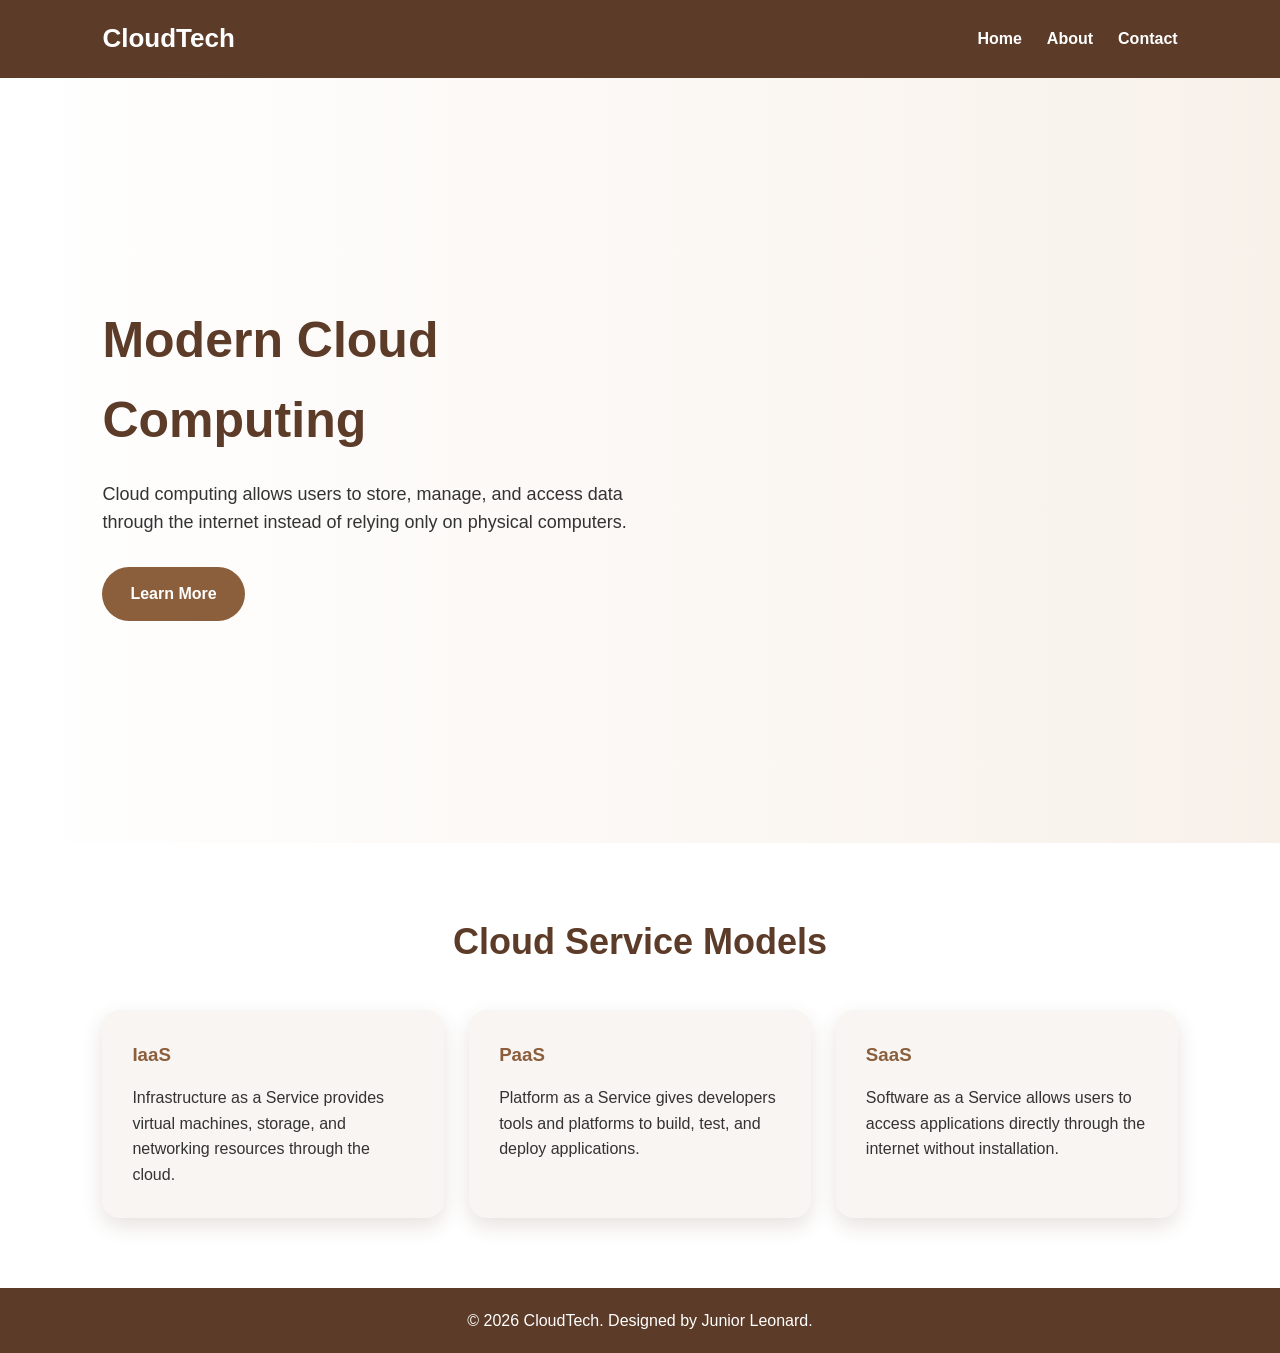
<file: index.html>
<!DOCTYPE html>
<html lang="en">
<head>
    <meta charset="UTF-8">
    <meta name="viewport" content="width=device-width, initial-scale=1.0">
    <title>Cloud Computing Website</title>
    <link rel="stylesheet" href="style.css">
</head>
<body>

    <nav>
        <h1>CloudTech</h1>
        <ul>
            <li><a href="index.html">Home</a></li>
            <li><a href="about.html">About</a></li>
            <li><a href="contact.html">Contact</a></li>
        </ul>
    </nav>

    <section class="hero">
        <div class="hero-text">
            <h2>Modern Cloud Computing</h2>
            <p>
                Cloud computing allows users to store, manage, and access data 
                through the internet instead of relying only on physical computers.
            </p>
            <a href="about.html" class="btn">Learn More</a>
        </div>
    </section>

    <section class="section">
        <h2>Cloud Service Models</h2>

        <div class="cards">
            <div class="card">
                <h3>IaaS</h3>
                <p>
                    Infrastructure as a Service provides virtual machines, storage, 
                    and networking resources through the cloud.
                </p>
            </div>

            <div class="card">
                <h3>PaaS</h3>
                <p>
                    Platform as a Service gives developers tools and platforms 
                    to build, test, and deploy applications.
                </p>
            </div>

            <div class="card">
                <h3>SaaS</h3>
                <p>
                    Software as a Service allows users to access applications 
                    directly through the internet without installation.
                </p>
            </div>
        </div>
    </section>

    <footer>
        <p>© 2026 CloudTech. Designed by Junior Leonard.</p>
    </footer>

</body>
</html>
</file>
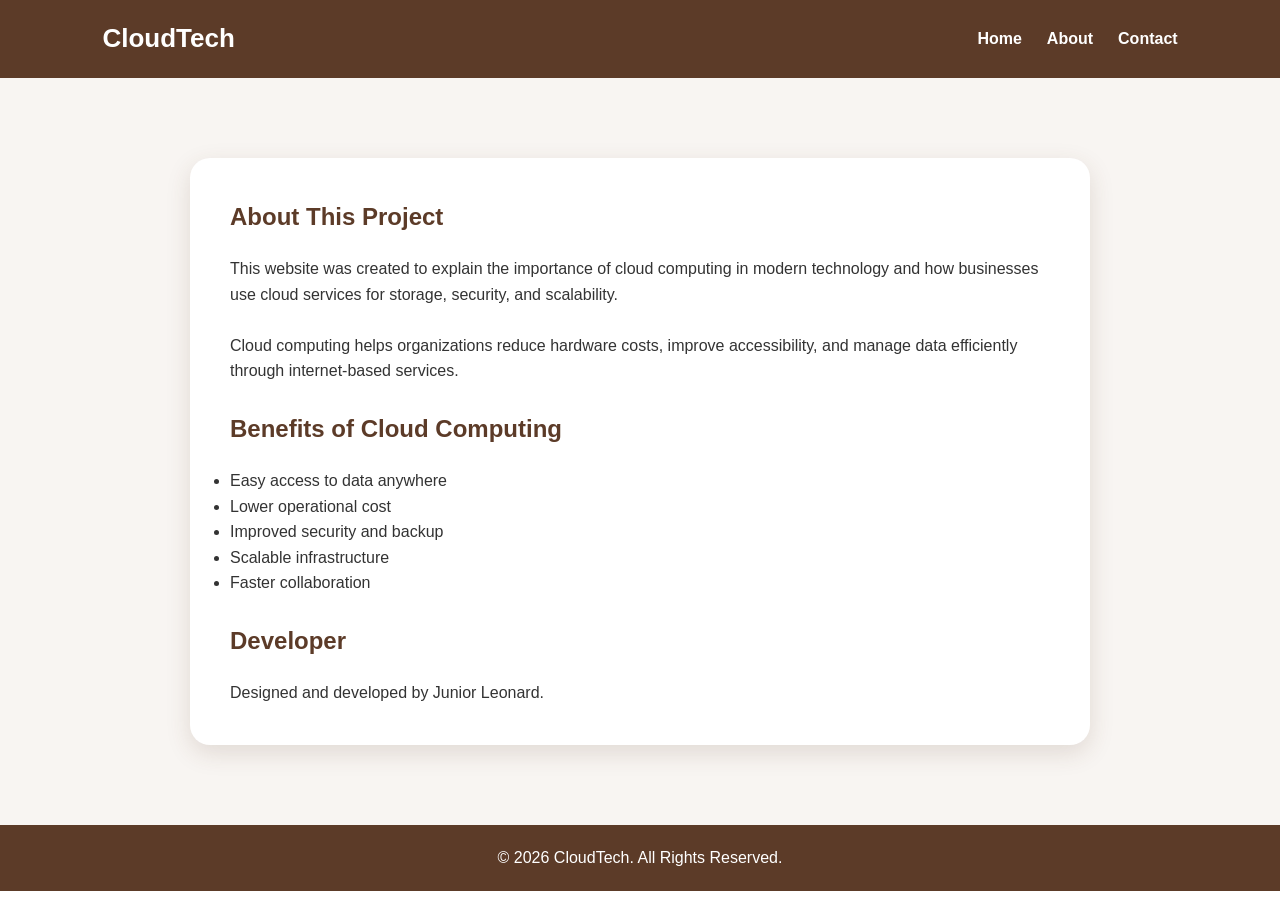
<file: about.html>
<!DOCTYPE html>
<html lang="en">
<head>
    <meta charset="UTF-8">
    <meta name="viewport" content="width=device-width, initial-scale=1.0">
    <title>About - CloudTech</title>
    <link rel="stylesheet" href="style.css">
</head>
<body>

    <nav>
        <h1>CloudTech</h1>
        <ul>
            <li><a href="index.html">Home</a></li>
            <li><a href="about.html">About</a></li>
            <li><a href="contact.html">Contact</a></li>
        </ul>
    </nav>

    <section class="page">
        <div class="page-box">
            <h2>About This Project</h2>

            <p>
                This website was created to explain the importance of cloud computing 
                in modern technology and how businesses use cloud services for 
                storage, security, and scalability.
            </p>

            <br>

            <p>
                Cloud computing helps organizations reduce hardware costs, 
                improve accessibility, and manage data efficiently through 
                internet-based services.
            </p>

            <br>

            <h2>Benefits of Cloud Computing</h2>

            <ul>
                <li>Easy access to data anywhere</li>
                <li>Lower operational cost</li>
                <li>Improved security and backup</li>
                <li>Scalable infrastructure</li>
                <li>Faster collaboration</li>
            </ul>

            <br>

            <h2>Developer</h2>

            <p>
                Designed and developed by Junior Leonard.
            </p>
        </div>
    </section>

    <footer>
        <p>© 2026 CloudTech. All Rights Reserved.</p>
    </footer>

</body>
</html>
</file>
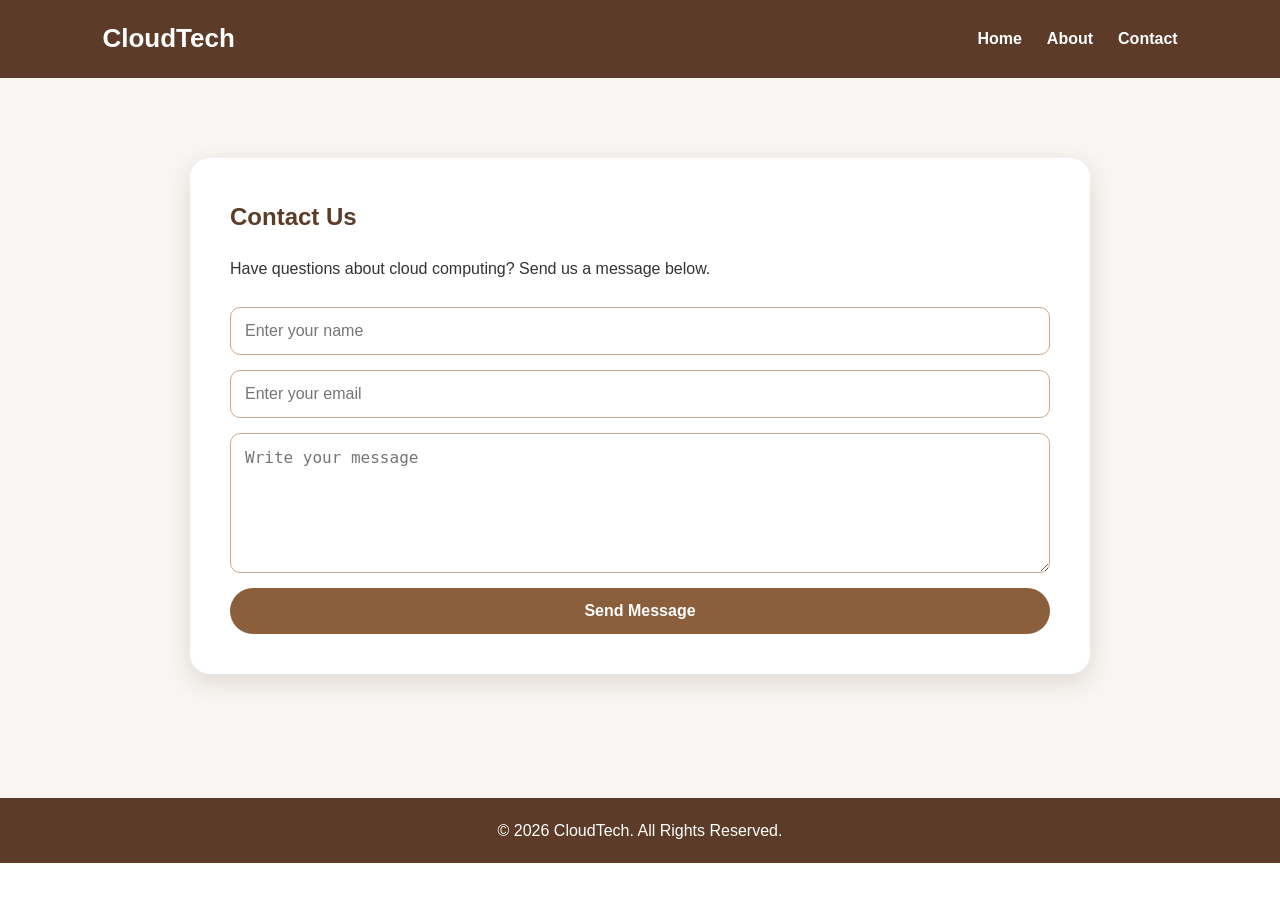
<file: contact.html>
<!DOCTYPE html>
<html lang="en">
<head>
    <meta charset="UTF-8">
    <meta name="viewport" content="width=device-width, initial-scale=1.0">
    <title>Contact - CloudTech</title>
    <link rel="stylesheet" href="style.css">
</head>
<body>

    <nav>
        <h1>CloudTech</h1>
        <ul>
            <li><a href="index.html">Home</a></li>
            <li><a href="about.html">About</a></li>
            <li><a href="contact.html">Contact</a></li>
        </ul>
    </nav>

    <section class="page">
        <div class="page-box">

            <h2>Contact Us</h2>

            <p>
                Have questions about cloud computing? Send us a message below.
            </p>

            <br>

            <form>
                <input type="text" placeholder="Enter your name" required>

                <input type="email" placeholder="Enter your email" required>

                <textarea placeholder="Write your message"></textarea>

                <button type="submit">Send Message</button>
            </form>

        </div>
    </section>

    <footer>
        <p>© 2026 CloudTech. All Rights Reserved.</p>
    </footer>

</body>
</html>
</file>
<file: style.css>
* {
    margin: 0;
    padding: 0;
    box-sizing: border-box;
}

body {
    font-family: Arial, sans-serif;
    background: #ffffff;
    color: #333;
    line-height: 1.6;
}

/* NAVBAR */
nav {
    background: #5c3b28;
    padding: 18px 8%;
    display: flex;
    justify-content: space-between;
    align-items: center;
}

nav h1 {
    color: white;
    font-size: 26px;
}

nav ul {
    list-style: none;
    display: flex;
    gap: 25px;
}

nav ul li a {
    color: white;
    text-decoration: none;
    font-weight: bold;
}

nav ul li a:hover {
    color: #d9b99b;
}

/* HERO SECTION */
.hero {
    min-height: 85vh;
    background: linear-gradient(to right, #ffffff, #f8f1ea);
    display: flex;
    align-items: center;
    justify-content: space-between;
    padding: 60px 8%;
    gap: 40px;
}

.hero-text {
    max-width: 550px;
}

.hero-text h2 {
    font-size: 50px;
    color: #5c3b28;
    margin-bottom: 20px;
}

.hero-text p {
    font-size: 18px;
    margin-bottom: 30px;
}

.btn {
    display: inline-block;
    background: #8b5e3c;
    color: white;
    padding: 14px 28px;
    border-radius: 30px;
    text-decoration: none;
    font-weight: bold;
}

.btn:hover {
    background: #5c3b28;
}

/* CARDS */
.section {
    padding: 70px 8%;
    background: #fff;
}

.section h2 {
    text-align: center;
    color: #5c3b28;
    font-size: 36px;
    margin-bottom: 40px;
}

.cards {
    display: grid;
    grid-template-columns: repeat(3, 1fr);
    gap: 25px;
}

.card {
    background: #f8f5f2;
    padding: 30px;
    border-radius: 18px;
    box-shadow: 0 8px 20px rgba(92, 59, 40, 0.15);
    transition: 0.3s;
}

.card:hover {
    transform: translateY(-8px);
}

.card h3 {
    color: #8b5e3c;
    margin-bottom: 15px;
}

/* ABOUT / CONTACT PAGE */
.page {
    padding: 80px 8%;
    min-height: 80vh;
    background: #f8f5f2;
}

.page-box {
    background: white;
    padding: 40px;
    border-radius: 20px;
    box-shadow: 0 8px 25px rgba(92, 59, 40, 0.15);
    max-width: 900px;
    margin: auto;
}

.page-box h2 {
    color: #5c3b28;
    margin-bottom: 20px;
}

/* CONTACT FORM */
form {
    display: flex;
    flex-direction: column;
    gap: 15px;
}

input, textarea {
    padding: 14px;
    border: 1px solid #c9a98f;
    border-radius: 10px;
    font-size: 16px;
}

textarea {
    height: 140px;
}

button {
    background: #8b5e3c;
    color: white;
    border: none;
    padding: 14px;
    border-radius: 30px;
    font-size: 16px;
    font-weight: bold;
    cursor: pointer;
}

button:hover {
    background: #5c3b28;
}

/* FOOTER */
footer {
    background: #5c3b28;
    color: white;
    text-align: center;
    padding: 20px;
}

/* RESPONSIVE */
@media (max-width: 768px) {
    nav {
        flex-direction: column;
        gap: 15px;
    }

    .hero {
        flex-direction: column;
        text-align: center;
    }

    .hero-text h2 {
        font-size: 36px;
    }

    .cards {
        grid-template-columns: 1fr;
    }
}
</file>
